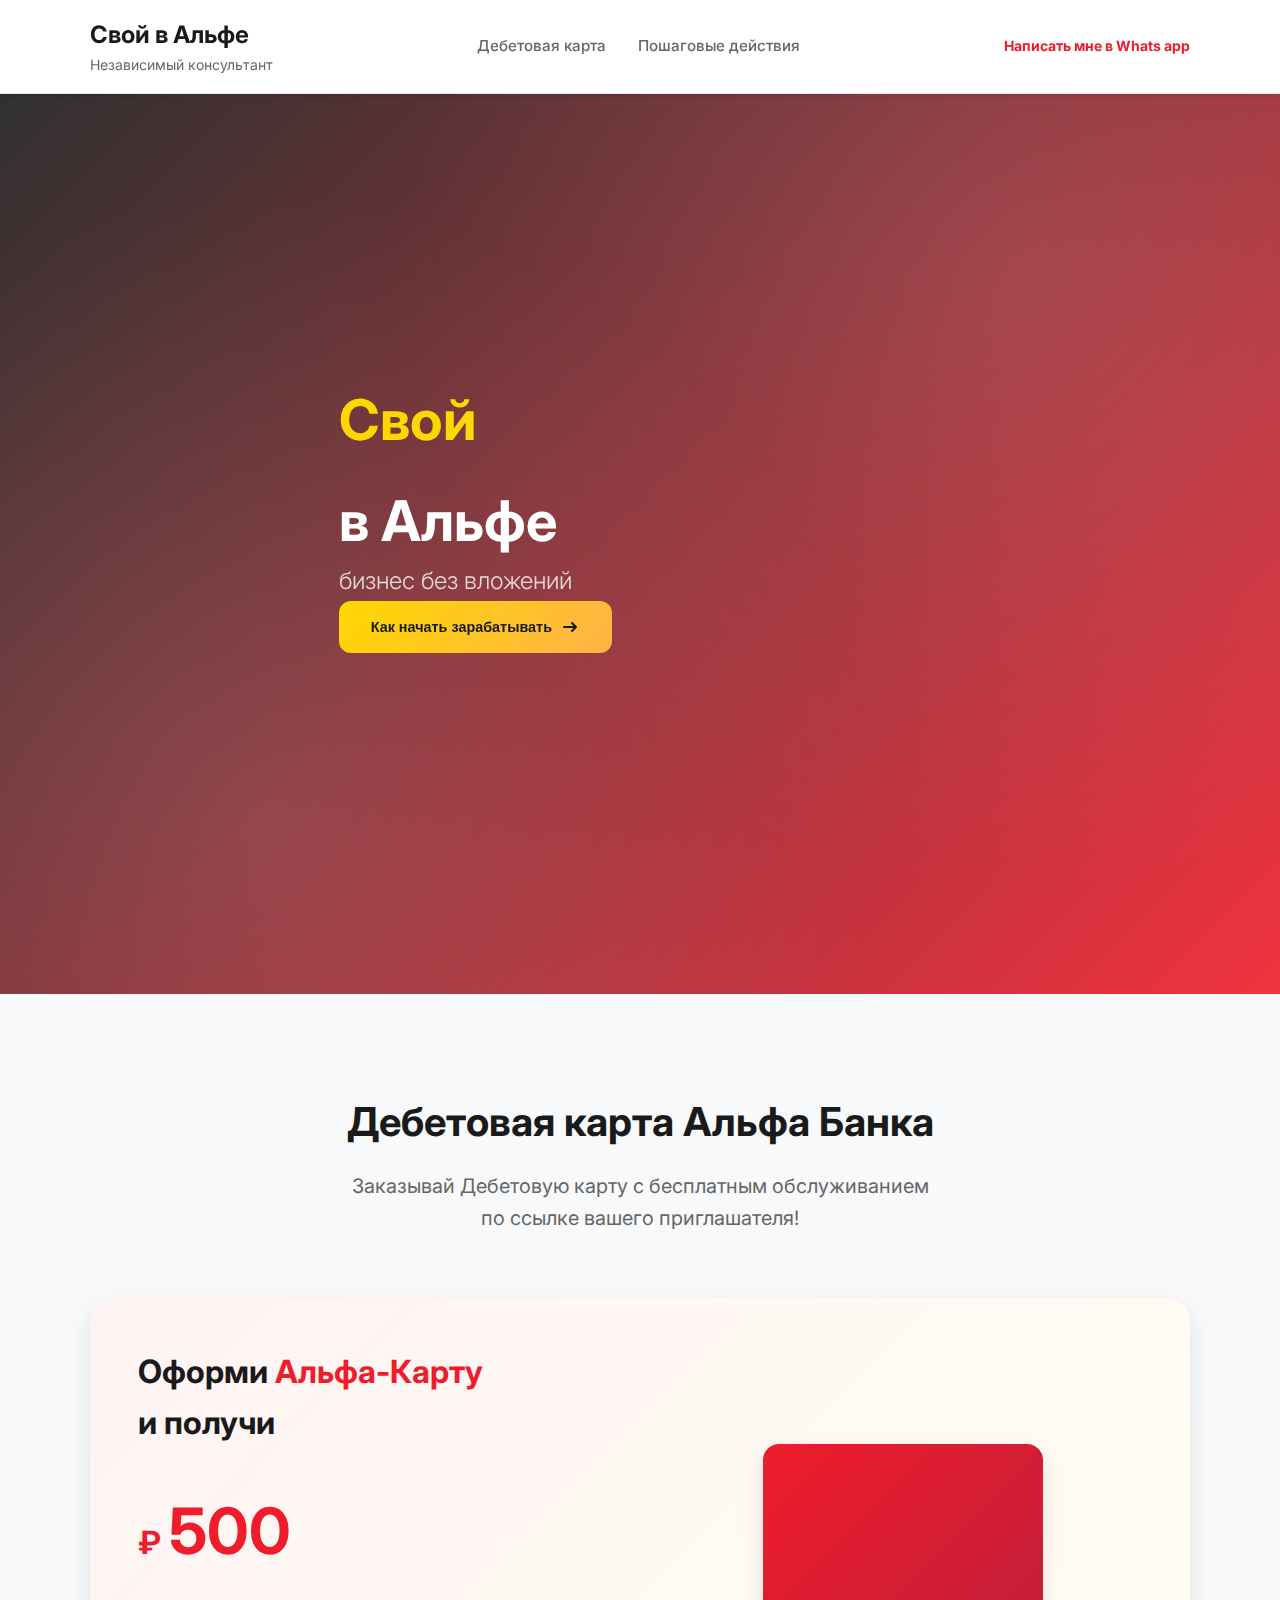
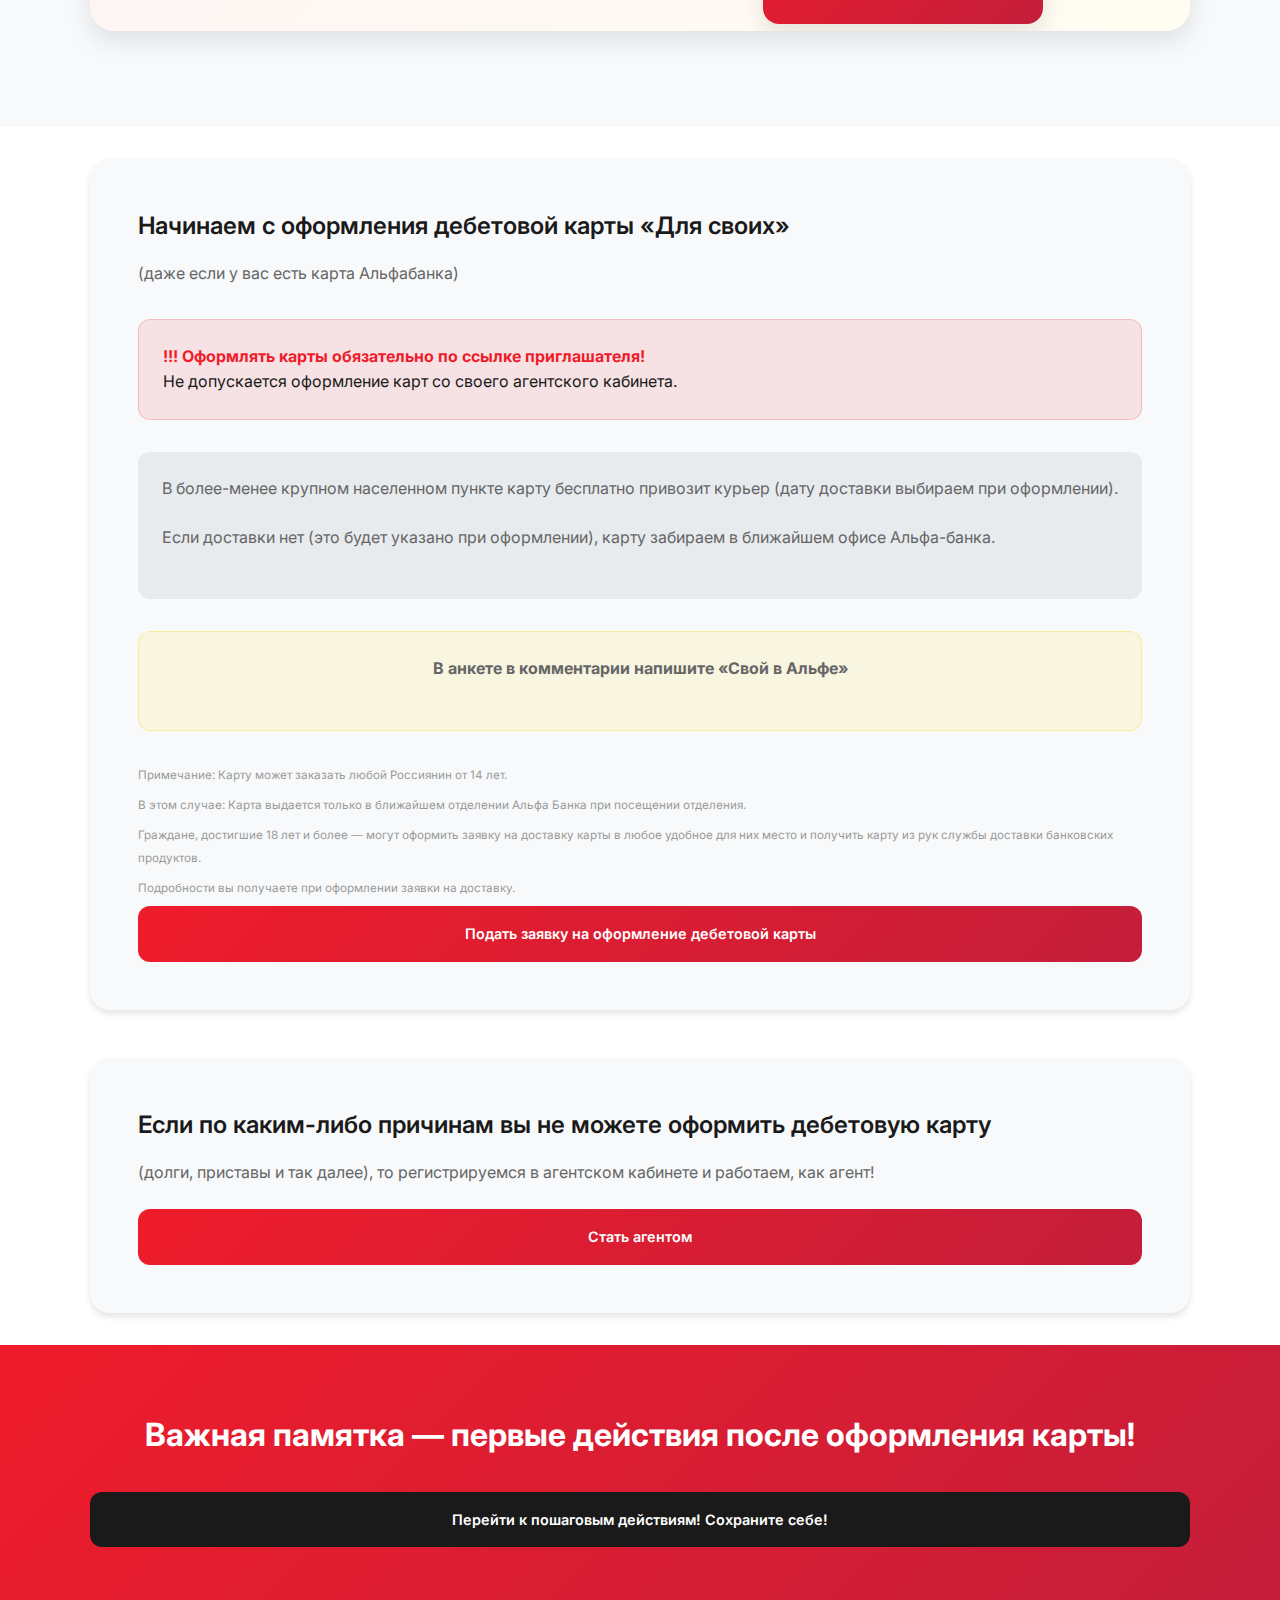
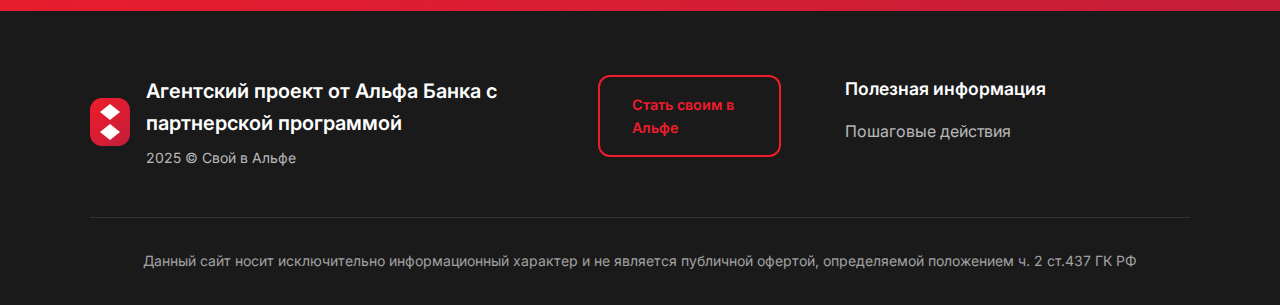
<file: index.html>
<!DOCTYPE html>
<html lang="ru">
<head>
    <meta charset="UTF-8">
    <meta name="viewport" content="width=device-width, initial-scale=1.0">
    <title>Свой в Альфе - Дебетовая карта Альфа-Банка</title>
    <link rel="stylesheet" href="style.css">
    <link href="https://fonts.googleapis.com/css2?family=Inter:wght@300;400;500;600;700&display=swap" rel="stylesheet">
</head>
<body>
    <!-- Header -->
    <header class="header">
        <div class="container">
            <div class="nav-wrapper">
                <div class="logo">
                    <div class="logo-text">
                        <h1>Свой в Альфе</h1>
                        <p>Независимый консультант</p>
                    </div>
                </div>

                <nav class="nav">
                    <a href="#project">Дебетовая карта</a>  
                    <a href="actions.html">Пошаговые действия</a>
                </nav>

                <div class="header-actions">
                    <div class="contact-info">
                       <a class="whatsapp" href="https://wa.me/message/UDYWVJKQ3WZDO1">Написать мне в Whats app</a>
                    </div>
                </div>

                <button class="mobile-menu-toggle" aria-label="Меню">
                    <span></span>
                    <span></span>
                    <span></span>
                </button>
            </div>
        </div>
    </header>

    <section class="hero">
        <div class="hero-bg">
            <div class="hero-gradient"></div>
            <div class="hero-pattern"></div>
        </div>
        <div class="container">
            <div class="hero-content">
                <div class="hero-text">
                    <h2 class="hero-title">
                        <span class="title-accent">Свой</span><br>
                        <span class="title-main">в Альфе</span>
                    </h2>
                    <p class="hero-subtitle">бизнес без вложений</p>
                    <button class="cta-button primary">
                        Как начать зарабатывать
                        <svg width="20" height="20" viewBox="0 0 20 20" fill="none">
                            <path d="M4 10H16M16 10L12 6M16 10L12 14" stroke="currentColor" stroke-width="2" stroke-linecap="round"/>
                        </svg>
                    </button>
                </div>
                <div class="hero-visual">
                    <div class="floating-card">
                        <div class="card-shine"></div>
                        <div class="plant-decoration"></div>
                    </div>
                </div>
            </div>
        </div>
    </section>

    <section class="card-section">
        <div class="container">
            <div class="section-header">
                <h2 class="section-title">Дебетовая карта Альфа Банка</h2>
                <p class="section-subtitle">
                    Заказывай Дебетовую карту с бесплатным обслуживанием по ссылке вашего приглашателя!
                </p>
            </div>

            <div class="card-offer">
                <div class="offer-content">
                    <div class="offer-text">
                        <h3>Оформи <span class="accent">Альфа-Карту</span><br>и получи</h3>
                        <div class="bonus-amount">
                            <span class="currency">₽</span>
                            <span class="amount">500</span>
                        </div>
                    </div>
                    <div class="offer-visual">
                        <div class="card-3d">
                            <div class="card-front"></div>
                            <div class="card-back"></div>
                        </div>
                    </div>
                </div>
            </div>
        </div>
    </section>

    <section class="instructions">
        <div class="container">
            <div class="instructions-content">
                <div class="instruction-card">
                    <h3>Начинаем с оформления дебетовой карты «Для своих»</h3>
                    <p>(даже если у вас есть карта Альфабанка)</p>

                    <div class="warning">
                        <strong>!!! Оформлять карты обязательно по ссылке приглашателя!</strong><br>
                        <span>Не допускается оформление карт со своего агентского кабинета.</span>
                    </div>

                    <div class="info-text">
                        <p>В более-менее крупном населенном пункте карту бесплатно привозит курьер (дату доставки выбираем при оформлении).</p>
                        <p>Если доставки нет (это будет указано при оформлении), карту забираем в ближайшем офисе Альфа-банка.</p>
                    </div>

                    <div class="survey-note">
                        <p><strong>В анкете в комментарии напишите «Свой в Альфе»</strong></p>
                    </div>

                    <div class="additional-info">
                        <p><small>Примечание: Карту может заказать любой Россиянин от 14 лет.</small></p>
                        <p><small>В этом случае: Карта выдается только в ближайшем отделении Альфа Банка при посещении отделения.</small></p>
                        <p><small>Граждане, достигшие 18 лет и более — могут оформить заявку на доставку карты в любое удобное для них место и получить карту из рук службы доставки банковских продуктов.</small></p>
                        <p><small>Подробности вы получаете при оформлении заявки на доставку.</small></p>
                    </div>

                    <a class="cta-button secondary" href="https://alfabank.ru/lp/retail/dc/flexible-agent/?platformId=alfapartners_msv_DC-flexible_1136895_3469097&utm_source=alfapartners&utm_medium=msv&utm_term=DC-flexible&utm_campaign=1136895be&utm_content=alfapartners_msv_DC-flexible_1136895_3469097">
                        Подать заявку на оформление дебетовой карты
                    </a>
                </div>

                <div class="instruction-card">
                    <h3>Если по каким-либо причинам вы не можете оформить дебетовую карту</h3>
                    <p>(долги, приставы и так далее), то регистрируемся в агентском кабинете и работаем, как агент!</p>

                    <a class="cta-button secondary" href="https://svoy.alfabank.ru/ref/1136895">
                        Стать агентом
                    </a>
                </div>
            </div>
        </div>
    </section>


    <section class="important-notice">
        <div class="container">
            <div class="notice-content">
                <h2>Важная памятка — первые действия после оформления карты!</h2>
                <a class="cta-button accent" href="actions.html">
                    Перейти к пошаговым действиям! Сохраните себе!
                </a>
            </div>
        </div>
    </section>

    <footer class="footer">
        <div class="container">
            <div class="footer-content">
                <div class="footer-main">
                    <div class="footer-logo">
                        <div class="logo-icon">
                            <svg width="40" height="40" viewBox="0 0 40 40" fill="none">
                                <path d="M20 2L30 10L20 18L10 10L20 2Z" fill="currentColor"/>
                                <path d="M20 22L30 30L20 38L10 30L20 22Z" fill="currentColor"/>
                            </svg>
                        </div>
                        <div class="footer-info">
                            <h3>Агентский проект от Альфа Банка с партнерской программой</h3>
                            <p>2025 © Свой в Альфе</p>
                        </div>
                    </div>

                    <a class="cta-button outline" href="https://svoy.alfabank.ru/ref/1136895">
                        Стать своим в Альфе
                    </a>
                </div>

                <div class="footer-links">
                    <div class="links-column">
                        <h4>Полезная информация</h4>
                        <ul>
                            <li><a href="actions.html">Пошаговые действия</a></li>
                        </ul>
                    </div>
                </div>
            </div>

            <div class="footer-bottom">
                <p>Данный сайт носит исключительно информационный характер и не является публичной офертой, определяемой положением ч. 2 ст.437 ГК РФ</p>
            </div>
        </div>
    </footer>

</body>
</html>
</file>
<file: style.css>
* {
    margin: 0;
    padding: 0;
    box-sizing: border-box;
}

:root {
    --primary-color: #ef1c2b;
    --secondary-color: #1a1a1a;
    --accent-color: #ffd700;
    --text-primary: #1a1a1a;
    --text-secondary: #666;
    --text-light: #999;
    --bg-primary: #ffffff;
    --bg-secondary: #f8f9fa;
    --bg-dark: #1a1a1a;
    --border-color: #e5e7eb;
    --gradient-primary: linear-gradient(135deg, #ef1c2b 0%, #c41e3a 100%);
    --gradient-secondary: linear-gradient(135deg, #667eea 0%, #764ba2 100%);
    --gradient-accent: linear-gradient(135deg, #ffd700 0%, #ffb347 100%);
    --shadow-sm: 0 2px 4px rgba(0, 0, 0, 0.1);
    --shadow-md: 0 4px 6px rgba(0, 0, 0, 0.1);
    --shadow-lg: 0 10px 25px rgba(0, 0, 0, 0.1);
    --shadow-xl: 0 20px 40px rgba(0, 0, 0, 0.1);
    --border-radius: 12px;
    --transition: all 0.3s cubic-bezier(0.4, 0, 0.2, 1);
}

html {
    scroll-behavior: smooth;
}

body {
    font-family: 'Inter', -apple-system, BlinkMacSystemFont, 'Segoe UI', Roboto, sans-serif;
    line-height: 1.6;
    color: var(--text-primary);
    background-color: var(--bg-primary);
    overflow-x: hidden;
}

.container {
    max-width: 1200px;
    margin: 0 auto;
    padding: 0 20px;
}

.header {
    position: fixed;
    top: 0;
    left: 0;
    right: 0;
    z-index: 1000;
    background: rgba(255, 255, 255, 0.95);
    backdrop-filter: blur(20px);
    border-bottom: 1px solid var(--border-color);
    transition: var(--transition);
}

.header.scrolled {
    background: rgba(255, 255, 255, 0.98);
    box-shadow: var(--shadow-md);
}

.nav-wrapper {
    display: flex;
    align-items: center;
    justify-content: space-between;
    padding: 1rem 0;
    gap: 2rem;
}

.logo {
    display: flex;
    align-items: center;
    gap: 1rem;
}

.logo-icon {
    width: 48px;
    height: 48px;
    background: var(--gradient-primary);
    border-radius: var(--border-radius);
    display: flex;
    align-items: center;
    justify-content: center;
    color: white;
    transition: var(--transition);
}

.logo-icon:hover {
    transform: scale(1.05);
}


.logo-text h1 {
    font-size: 1.5rem;
    font-weight: 700;
    color: var(--text-primary);
}

.logo-text p {
    font-size: 0.875rem;
    color: var(--text-secondary);
    font-weight: 400;
}

.nav {
    display: flex;
    align-items: center;
    gap: 2rem;
}

.nav a {
    color: var(--text-secondary);
    text-decoration: none;
    font-weight: 500;
    font-size: 0.95rem;
    transition: var(--transition);
    position: relative;
}

.nav a::after {
    content: '';
    position: absolute;
    bottom: -4px;
    left: 0;
    width: 0;
    height: 2px;
    background: var(--gradient-primary);
    transition: var(--transition);
}

.nav a:hover {
    color: var(--primary-color);
}

.nav a:hover::after {
    width: 100%;
}

.header-actions {
    display: flex;
    align-items: center;
    gap: 1.5rem;
}

.contact-info {
    font-size: 0.875rem;
    color: var(--text-secondary);
}

.contact-info a {
    color: var(--primary-color);
    text-decoration: none;
    transition: var(--transition);
    font-weight: 700;
}

.social-links {
    display: flex;
    gap: 1rem;
}

.social-links a {
    width: 40px;
    height: 40px;
    display: flex;
    align-items: center;
    justify-content: center;
    background: var(--bg-secondary);
    border-radius: 50%;
    color: var(--text-secondary);
    transition: var(--transition);
}

.social-links a:hover {
    background: var(--gradient-primary);
    color: white;
    transform: translateY(-2px);
}

.mobile-menu-toggle {
    display: none;
    flex-direction: column;
    gap: 4px;
    background: none;
    border: none;
    cursor: pointer;
    padding: 8px;
}

.mobile-menu-toggle span {
    width: 24px;
    height: 2px;
    background: var(--text-primary);
    transition: var(--transition);
}


.hero {
    position: relative;
    min-height: 100vh;
    display: flex;
    align-items: center;
    overflow: hidden;
}

.hero-bg {
    position: absolute;
    top: 0;
    left: 0;
    right: 0;
    bottom: 0;
    z-index: -1;
}

.hero-gradient {
    position: absolute;
    top: 0;
    left: 0;
    right: 0;
    bottom: 0;
    background: linear-gradient(135deg, #1a1a1a 0%, #ef1c2b 100%);
    opacity: 0.9;
}

.hero-pattern {
    position: absolute;
    top: 0;
    left: 0;
    right: 0;
    bottom: 0;
    background-image:
        radial-gradient(circle at 20% 80%, rgba(255, 255, 255, 0.1) 0%, transparent 50%),
        radial-gradient(circle at 80% 20%, rgba(255, 255, 255, 0.1) 0%, transparent 50%);
}

.hero-content {
    display: grid;
    grid-template-columns: 1fr 1fr;
    gap: 4rem;
    align-items: center;
    padding: 8rem 0 4rem;
}

.hero-title {
    font-size: 60px;
    font-weight: 700;
    line-height: 0.9;
    margin-bottom: 1rem;
}

.title-accent {
    color: var(--accent-color);
    display: block;
    animation: fadeInUp 1s ease-out;
}

.title-main {
    color: white;
    display: block;
    animation: fadeInUp 1s ease-out 0.2s both;
}

.hero-subtitle {
    color: rgba(255, 255, 255, 0.8);
    font-size: 1.5rem;
    font-weight: 300;
    animation: fadeInUp 1s ease-out 0.4s both;
}

.hero-visual {
    animation: fadeInUp 1s ease-out 0.6s both;
    margin-top: 100px;
    margin-left: 160px;
}

a {
    text-decoration: none;
    color: var(--bg-dark)
}

.button-act {
    display: inline-flex;
    text-decoration: none;
    color: white;
    border-radius: 10px;
    background-color: var(--bg-dark);
    padding: 1rem 2rem;
    font-size: 1rem;
    font-weight: 700;
}

.cta-button {
    display: inline-flex;
    align-items: center;
    gap: 0.5rem;
    padding: 1rem 2rem;
    font-size: 1rem;
    font-weight: 600;
    border: none;
    border-radius: var(--border-radius);
    cursor: pointer;
    transition: var(--transition);
    text-decoration: none;
    position: relative;
    overflow: hidden;
}

.cta-button::before {
    content: '';
    position: absolute;
    top: 0;
    left: -100%;
    width: 100%;
    height: 100%;
    background: linear-gradient(90deg, transparent, rgba(255, 255, 255, 0.2), transparent);
    transition: var(--transition);
}

.cta-button:hover::before {
    left: 100%;
}

.cta-button.primary {
    background: var(--gradient-accent);
    color: var(--text-primary);
    margin-bottom: 40px;
}

.cta-button.secondary {
    background: var(--gradient-primary);
    color: white;

}

.cta-button.accent {
    background: var(--bg-dark);
    color: white;
}

.cta-button.outline {
    background: transparent;
    color: var(--primary-color);
    border: 2px solid var(--primary-color);
}

.cta-button:hover {
    transform: translateY(-2px);
    box-shadow: var(--shadow-lg);
}


.card-section {
    padding: 6rem 0;
    background: var(--bg-secondary);
}

.section-header {
    text-align: center;
    margin-bottom: 4rem;
}

.section-title {
    font-size: 2.5rem;
    font-weight: 700;
    color: var(--text-primary);
    margin-bottom: 1rem;
}

.section-subtitle {
    font-size: 1.25rem;
    color: var(--text-secondary);
    max-width: 600px;
    margin: 0 auto;
}

.card-offer {
    background: var(--bg-primary);
    border-radius: 24px;
    padding: 3rem;
    box-shadow: var(--shadow-lg);
    position: relative;
    overflow: hidden;
}

.card-offer::before {
    content: '';
    position: absolute;
    top: 0;
    left: 0;
    right: 0;
    bottom: 0;
    background: linear-gradient(135deg, rgba(239, 28, 43, 0.05) 0%, rgba(255, 215, 0, 0.05) 100%);
}

.offer-content {
    display: grid;
    grid-template-columns: 1fr 1fr;
    gap: 3rem;
    align-items: center;
    position: relative;
    z-index: 1;
}

.offer-text h3 {
    font-size: 2rem;
    font-weight: 700;
    color: var(--text-primary);
    margin-bottom: 2rem;
}

.offer-text .accent {
    color: var(--primary-color);
}

.bonus-amount {
    display: flex;
    align-items: baseline;
    gap: 0.5rem;
    font-weight: 700;
}

.currency {
    font-size: 2rem;
    color: var(--primary-color);
}

.amount {
    font-size: 4rem;
    color: var(--primary-color);
}

.card-3d {
    position: relative;
    width: 280px;
    height: 180px;
    margin: 0 auto;
    perspective: 1000px;
    justify-content: center;
    top: 70px;
}

.card-front {
    position: absolute;
    width: 100%;
    height: 100%;
    background: var(--gradient-primary);
    border-radius: 16px;
    box-shadow: var(--shadow-lg);
    transform: rotateY(0deg);
    transition: var(--transition);
    display: flex;
    flex-direction: column;
    justify-content: space-between;
    padding: 20px;
    color: white;
    overflow: hidden;
}

.card-front::before {
    content: '';
    position: absolute;
    top: -50%;
    right: -30%;
    width: 200px;
    height: 200px;
    border-radius: 50%;
}

.card-front::after {
    content: '';
    position: absolute;
    bottom: -30%;
    left: -20%;
    width: 150px;
    height: 150px;
    border-radius: 50%;
}

.card-logo {
    position: relative;
    z-index: 2;
    align-self: flex-end;
    font-size: 24px;
    font-weight: 900;
    letter-spacing: -1px;
}


.card-number {
    position: relative;
    z-index: 2;
    font-family: 'Courier New', monospace;
    font-size: 12px;
    letter-spacing: 2px;
    margin: 15px 0;
    text-align: left;
}

.card-holder {
    position: relative;
    z-index: 2;
    font-size: 12px;
    font-weight: 500;
    letter-spacing: 1px;
    opacity: 0.9;
    text-align: left
}

.card-3d:hover .card-front {
    transform: rotateY(-15deg) rotateX(5deg);
}


.instructions {
    padding: 2rem 0;
    background: var(--bg-primary);
}

.instructions-content {
    display: grid;
    gap: 3rem;
}

.instruction-card {
    background: var(--bg-secondary);
    border-radius: 20px;
    padding: 3rem;
    box-shadow: var(--shadow-md);
    transition: var(--transition);
}

.instruction-card:hover {
    transform: translateY(-4px);
    box-shadow: var(--shadow-lg);
}

.instruction-card h3 {
    font-size: 1.5rem;
    font-weight: 600;
    color: var(--text-primary);
    margin-bottom: 1rem;
}

.instruction-card p {
    color: var(--text-secondary);
    margin-bottom: 1.5rem;
}

.warning {
    background: rgba(239, 28, 43, 0.1);
    border: 1px solid rgba(239, 28, 43, 0.2);
    border-radius: var(--border-radius);
    padding: 1.5rem;
    margin: 2rem 0;
}

.warning strong {
    color: var(--primary-color);
}

.info-text {
    background: rgba(100, 116, 139, 0.1);
    border-radius: var(--border-radius);
    padding: 1.5rem;
    margin: 2rem 0;
}

.survey-note {
    background: rgba(255, 215, 0, 0.1);
    border: 1px solid rgba(255, 215, 0, 0.3);
    border-radius: var(--border-radius);
    padding: 1.5rem;
    margin: 2rem 0;
    text-align: center;
}

.additional-info {
    margin-top: 2rem;
}

.additional-info p {
    font-size: 0.875rem;
    color: var(--text-light);
    margin-bottom: 0.5rem;
}


.important-notice {
    padding: 4rem 0;
    background: var(--gradient-primary);
    color: white;
    text-align: center;
}

.notice-content h2 {
    font-size: 2rem;
    font-weight: 700;
    margin-bottom: 2rem;
}


.footer {
    background: var(--bg-dark);
    color: white;
    padding: 4rem 0 2rem;
}

.footer-content {
    display: grid;
    grid-template-columns: 2fr 1fr;
    gap: 4rem;
    margin-bottom: 3rem;
}

.footer-main {
    display: flex;
    justify-content: space-between;
    align-items: flex-start;
}

.footer-logo {
    display: flex;
    align-items: center;
    gap: 1rem;
}

.footer-info h3 {
    font-size: 1.25rem;
    font-weight: 600;
    margin-bottom: 0.5rem;
}

.footer-info p {
    color: rgba(255, 255, 255, 0.7);
    font-size: 0.875rem;
}

.links-column h4 {
    font-size: 1.1rem;
    font-weight: 600;
    margin-bottom: 1rem;
}

.links-column ul {
    list-style: none;
}

.links-column li {
    margin-bottom: 0.5rem;
}

.links-column a {
    color: rgba(255, 255, 255, 0.7);
    text-decoration: none;
    transition: var(--transition);
}

.links-column a:hover {
    color: white;
}

.footer-bottom {
    padding-top: 2rem;
    border-top: 1px solid rgba(255, 255, 255, 0.1);
    text-align: center;
}

.footer-bottom p {
    color: rgba(255, 255, 255, 0.6);
    font-size: 0.875rem;
}


@keyframes fadeInUp {
    from {
        opacity: 0;
        transform: translateY(30px);
    }
    to {
        opacity: 1;
        transform: translateY(0);
    }
}

@keyframes float {
    0%, 100% { transform: translate(-50%, -50%) translateY(0px); }
    50% { transform: translate(-50%, -50%) translateY(-20px); }
}

@keyframes shine {
    0% { transform: translateX(-100%) translateY(-100%); }
    100% { transform: translateX(100%) translateY(100%); }
}



@keyframes fadeInUp {
    from {
        opacity: 0;
        transform: translateY(30px);
    }
    to {
        opacity: 1;
        transform: translateY(0);
    }
}

@keyframes float {
    0%, 100% { transform: translate(-50%, -50%) translateY(0px); }
    50% { transform: translate(-50%, -50%) translateY(-20px); }
}

@keyframes shine {
    0% { transform: translateX(-100%) translateY(-100%); }
    100% { transform: translateX(100%) translateY(100%); }
}

@media (max-width: 480px) {
    .header {
        position: static;
        background: var(--bg-primary);
        box-shadow: var(--shadow-sm);
        padding: 1rem 0;
    }

    .nav-wrapper {
        flex-wrap: wrap;
        gap: 1rem;
        flex-direction: column;
    }

    .nav {
        order: 3;
        width: 100%;
        justify-content: center;
        gap: 2rem;
        margin-top: 1rem;
    }

    .hero {
        padding-top: 2rem;
        min-height: auto;
    }

    .hero-content {
        grid-template-columns: 1fr;
        text-align: center;
        gap: 2rem;
        padding: 2rem 0;
    }

    .hero-title {
        font-size: 2.5rem;
        line-height: 1.1;
    }

    .hero-subtitle {
        font-size: 1.125rem;
    }

    .hero-visual {
        margin: 0;
    }

    .card-3d {
        width: 220px;
        height: 140px;
        top: 0;
    }

    .card-front {
        padding: 15px;
    }

    .card-logo {
        font-size: 18px;
    }

    .card-number {
        font-size: 10px;
        text-align: left;
    }

    .card-holder {
        font-size: 10px;
        text-align: left;
    }

    .section-title {
        font-size: 1.75rem;
    }

    .section-subtitle {
        font-size: 1rem;
    }

    .card-offer {
        padding: 2rem;
    }

    .bonus-amount {
        display:inline-flex;
        justify-content: center;
    }

    .offer-content {
        grid-template-columns: 1fr;
        text-align: center;
        gap: 2rem;
    }

    .offer-text h3 {
        font-size: 1.5rem;
    }

    .amount {
        font-size: 3rem;
    }

    .instruction-card {
        padding: 2rem;
    }

    .footer-content {
        grid-template-columns: 1fr;
    }

    .footer-main {
        flex-direction: column;
        gap: 2rem;
    }

    .container {
        padding: 0 16px;
    }
    .button-act {
        font-size: 0.75rem
    }

    .cta-button {
        font-size: 0.9rem;
        display: flex;
        justify-content: center;
    }

    .cta-button.primary {
        margin-left: 10px;
    }
}


@media (min-width: 480px) and (max-width: 767px) {
    .header {
        position: static;
        background: var(--bg-primary);
        box-shadow: var(--shadow-sm);
    }

    .nav-wrapper {
        flex-wrap: wrap;
        gap: 1rem;
        flex-direction: column;
    }

    .hero-content {
        grid-template-columns: 1fr;
        text-align: center;
        gap: 2rem;
        padding: 3rem 0;
    }

    .hero-title {
        font-size: 42px;
    }

    .hero-subtitle {
        font-size: 1.25rem;
    }

    .hero-visual {
        margin: 0;
    }

    .card-3d {
        width: 250px;
        height: 160px;
        top: 0;
    }

    .card-front {
        padding: 18px;
    }

    .card-logo {
        font-size: 20px;
    }

    .card-number {
        font-size: 12px;
    }

    .card-holder {
        font-size: 11px;
    }

    .section-title {
        font-size: 2rem;
    }

    .card-offer {
        padding: 2.5rem;
    }

    .cta-button {
        font-size: 0.9rem;
        display: flex;
        justify-content: center;
    }

    .cta-button.primary {
        margin-left: 15px;
    }

    .bonus-amount {
        display:inline-flex;
        justify-content: center;
    }

    .offer-content {
        grid-template-columns: 1fr;
        text-align: center;
        gap: 2.5rem;
    }

    .offer-text h3 {
        font-size: 1.75rem;
    }

    .instruction-card {
        padding: 2.5rem;
    }

    .footer-content {
        grid-template-columns: 1fr;
    }

    .footer-main {
        flex-direction: column;
        gap: 2rem;
    }
}

@media (min-width: 768px) and (max-width: 991px) {
    .header {
        position: static;
        background: var(--bg-primary);
        box-shadow: var(--shadow-sm);
    }

    .nav-wrapper {
        gap: 1.5rem;
    }

    .nav {
        gap: 1.5rem;
    }

    .hero-content {
        grid-template-columns: 1fr;
        text-align: center;
        gap: 3rem;
        padding: 4rem 0;
    }

    .hero-title {
        font-size: 48px;
    }

    .hero-visual {
        margin: 0;
    }

    .card-3d {
        width: 260px;
        height: 170px;
        top: 0;
    }

    .bonus-amount {
        display:inline-flex;
        justify-content: center;
    }

    .cta-button {
        font-size: 0.9rem;
        display: flex;
        justify-content: center;
    }

    .cta-button.primary {
        margin-left: 33px;
    }


    .section-title {
        font-size: 2.25rem;
    }

    .offer-content {
        grid-template-columns: 1fr;
        text-align: center;
        gap: 3rem;
    }

    .footer-content {
        grid-template-columns: 1fr;
        gap: 3rem;
    }
}

@media (min-width: 992px) and (max-width: 1199px) {
    .header {
        position: static;
        background: var(--bg-primary);
        box-shadow: var(--shadow-sm);
    }

    .container {
        max-width: 960px;
    }

    .hero-content {
        gap: 3rem;
        padding: 6rem 0;
    }

    .hero-title {
        font-size: 52px;
    }

    .card-3d {
        width: 270px;
        height: 175px;
    }

    .offer-content {
        gap: 2.5rem;
    }

    .cta-button {
        font-size: 0.9rem;
        display: flex;
        justify-content: center;
    }
}

@media (min-width: 1200px) and (max-width: 1439px) {
    .header {
        position: static;
        background: var(--bg-primary);
        box-shadow: var(--shadow-sm);
    }

    .container {
        max-width: 1140px;
    }

    .hero-content {
        gap: 3.5rem;
        padding: 7rem 0;
    }

    .hero-title {
        font-size: 56px;
    }

    .offer-content {
        gap: 3rem;
    }

    .cta-button {
        font-size: 0.9rem;
        display: flex;
        justify-content: center;
    }
}

@media (min-width: 1440px) {
    .header {
        position: fixed;
    }

    .cta-button {
        font-size: 0.9rem;
        display: flex;
        justify-content: center;
    }
}
</file>
